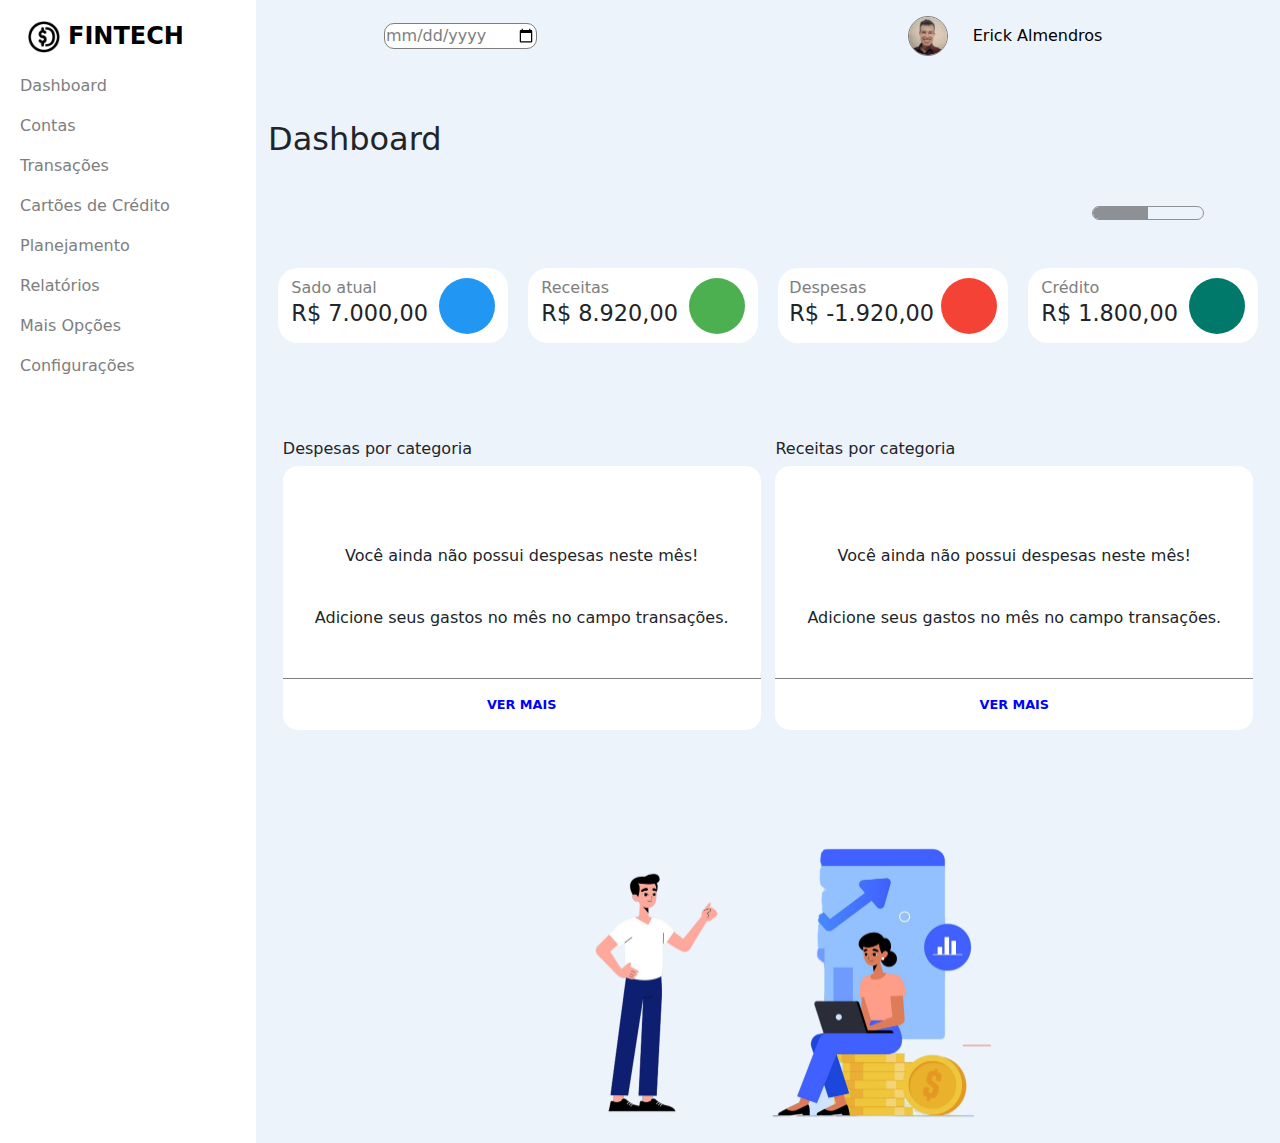
<file: index.html>
<!doctype html>
<html lang="pt-br">

<head>

  <link rel="stylesheet" href="https://cdnjs.cloudflare.com/ajax/libs/font-awesome/6.5.2/css/all.min.css"
    integrity="sha512-SnH5WK+bZxgPHs44uWIX+LLJAJ9/2PkPKZ5QiAj6Ta86w+fsb2TkcmfRyVX3pBnMFcV7oQPJkl9QevSCWr3W6A=="
    crossorigin="anonymous" referrerpolicy="no-referrer" />

  <meta charset="utf-8">
  <meta name="viewport" content="width=device-width, initial-scale=1">
  <title>Fintech - 5 Dígitos</title>

  <link rel="stylesheet" href="./assets/css/bootstrap.min.css">

  <!-- bootstrap linkado pelo cdn
  <link href="https://cdn.jsdelivr.net/npm/bootstrap@5.3.3/dist/css/bootstrap.min.css" rel="stylesheet"
    integrity="sha384-QWTKZyjpPEjISv5WaRU9OFeRpok6YctnYmDr5pNlyT2bRjXh0JMhjY6hW+ALEwIH" crossorigin="anonymous">
-->
  <link rel="stylesheet" href="./assets/css/styles.css">

</head>


<body>

  <!--MENU DE NAVEGAÇÃO-->
  <nav class="navbar navbar-expand-lg ">
    <div class="container-fluid">

      <a class="navbar-brand" href="../../index.html"> <img src="./assets/images/logo-fintech.png" alt="">FINTECH</a>
      <button class="navbar-toggler" type="button" data-bs-toggle="collapse" data-bs-target="#navbarSupportedContent"
        aria-controls="navbarSupportedContent" aria-expanded="false" aria-label="Toggle navigation">
        <span class="navbar-toggler-icon"></span>
      </button>
      <div class="collapse navbar-collapse" id="navbarSupportedContent">
        <ul class="navbar-nav me-auto mb-2 mb-lg-0">

          <li class="nav-item">
            <i class="fa-solid fa-house"></i>
            <a class="nav-link" href="../../index.html">Dashboard</a>
          </li>

          <li class="nav-item">
            <i class="fa-solid fa-building-columns"></i>
            <a class="nav-link" href="./assets/pages/2.contas.html">Contas</a>
          </li>

          <li class="nav-item">
            <i class="fa-solid fa-list"></i>
            <a class="nav-link" href="./assets/pages/3.transacoes.html">Transações</a>
          </li>

          <li class="nav-item">
            <i class="fa-regular fa-credit-card"></i>
            <a class="nav-link" href="./assets/pages/4.cartões.html">Cartões de Crédito</a>
          </li>

          <li class="nav-item">
            <i class="fa-solid fa-arrow-up-right-dots"></i>
            <a class="nav-link" href="./assets/pages/5.planejamento.html">Planejamento</a>
          </li>

          <li class="nav-item">
            <i class="fa-solid fa-pen"></i>
            <a class="nav-link" href="./assets/pages/6.relatorios.html">Relatórios</a>
          </li>

          <li class="nav-item">
            <i class="fa-solid fa-ellipsis"></i>
            <a class="nav-link" href="./assets/pages/7.maisopcoes.html">Mais Opções</a>
          </li>

          <li class="nav-item">
            <i class="fa-solid fa-gear"></i>
            <a class="nav-link" href="./assets/pages/8.configuracoes.html">Configurações</a>
          </li>

        </ul>
      </div>
    </div>
  </nav>


  <div class="container">

    <!-- HEADER -->
    <div class="header">
      <input type="date" class="calendar">

      <!--USER-->
      <div class="userinput">
        <img src="./assets/images/perfil.jpeg" class="userimage">
        <a class="user" href="#" id="user">
          Erick Almendros </a>
        <i class="fa-solid fa-chevron-down"></i>
      </div>

    </div>
    <!--Fim div header-->


    <!-- TITLE -->
    <h2 class="title"> Dashboard</h2>


    <!-- TOGGLE -->
    <div class="togle">

      <div class="btn-group" role="group" aria-label="Basic radio toggle button group">
        <input type="radio" class="btn-check" name="btnradio" id="btnradio1" autocomplete="off" checked>
        <label class="btn btn-outline-primary" for="btnradio1"> <i class="fa-solid fa-eye"></i>
        </label>

        <input type="radio" class="btn-check" name="btnradio" id="btnradio2" autocomplete="off">
        <label class="btn btn-outline-primary" for="btnradio2"><i class="fa-solid fa-eye-slash"></i></label>

      </div>
    </div>


    <!--MAIN-->
    <div class="main">

      <div class="dashboard">
        <div class="dashint">
          <p> Sado atual </p>
          <h5>R$ 7.000,00</h5>
        </div>
        <div class="atual">
          <a href="./assets/pages/2.contas.html">
            <i class="fa-solid fa-building-columns"></i> </a>
        </div>

      </div>


      <div class="dashboard">
        <div class="dashint">
          <p> Receitas </p>
          <h5>R$ 8.920,00</h5>
        </div>
        <div class="receitas">
          <a href="./assets/pages/10.receitas.html">
            <i class="fa-solid fa-arrow-up"></i> </a>
        </div>
      </div>


      <div class="dashboard">
        <div class="dashint">
          <p> Despesas </p>
          <h5>R$ -1.920,00</h5>
        </div>
        <div class="despesas">
          <a href="./assets/pages/9.despesas.html">
            <i class="fa-solid fa-arrow-down"></i> </a>
        </div>
      </div>


      <div class="dashboard">
        <div class="dashint">
          <p> Crédito </p>
          <h5>R$ 1.800,00</h5>
        </div>
        <div class="credito">
          <a href="./assets/pages/4.cartões.html">
            <i class="fa-regular fa-credit-card"></i> </a>
        </div>
      </div>

    </div>
    <!--Fim div main-->


    <!--ARTICLE-->

    <div class="article">

      <div class="bloco1">

        <div class="desp">
          <h6> Despesas por categoria </h6>
        </div>

        <div class="conteudo">
          <i class="fa-solid fa-spinner"></i>
          <h6>Você ainda não possui despesas neste mês!</h6>
          <p>Adicione seus gastos no mês no campo transações.</p>
        </div>

        <div class="vermais">
          <a href="./assets/pages/9.despesas.html"> VER MAIS</a>
        </div>

      </div>
      <!--Fim div bloco1-->


      <div class="bloco1">

        <div class="desp">
          <h6> Receitas por categoria </h6>
        </div>

        <div class="conteudo">
          <i class="fa-solid fa-spinner"></i>
          <h6>Você ainda não possui despesas neste mês!</h6>
          <p>Adicione seus gastos no mês no campo transações.</p>
        </div>

        <div class="vermais">
          <a href="./assets/pages/10.receitas.html"> VER MAIS</a>
        </div>

      </div>
      <!--Fim div bloco1-->

    </div>
    <!--Fim div article-->

    <div class="footer">

      <img src="./assets/images/analise-ilustrada-do-mercado-de-acoes.png"
        alt="Imagem ilustrando um site em construção">

    </div>

  </div>
  <!--Fim Container-->

  <script src="./assets/js/bootstrap.bundle.min.js"> </script>

  <!-- bootstrap linkado pelo cdn
  <script src="https://cdn.jsdelivr.net/npm/bootstrap@5.3.3/dist/js/bootstrap.bundle.min.js"
  integrity="sha384-YvpcrYf0tY3lHB60NNkmXc5s9fDVZLESaAA55NDzOxhy9GkcIdslK1eN7N6jIeHz"
  crossorigin="anonymous"></script>
  -->

</body>

</html>
</file>
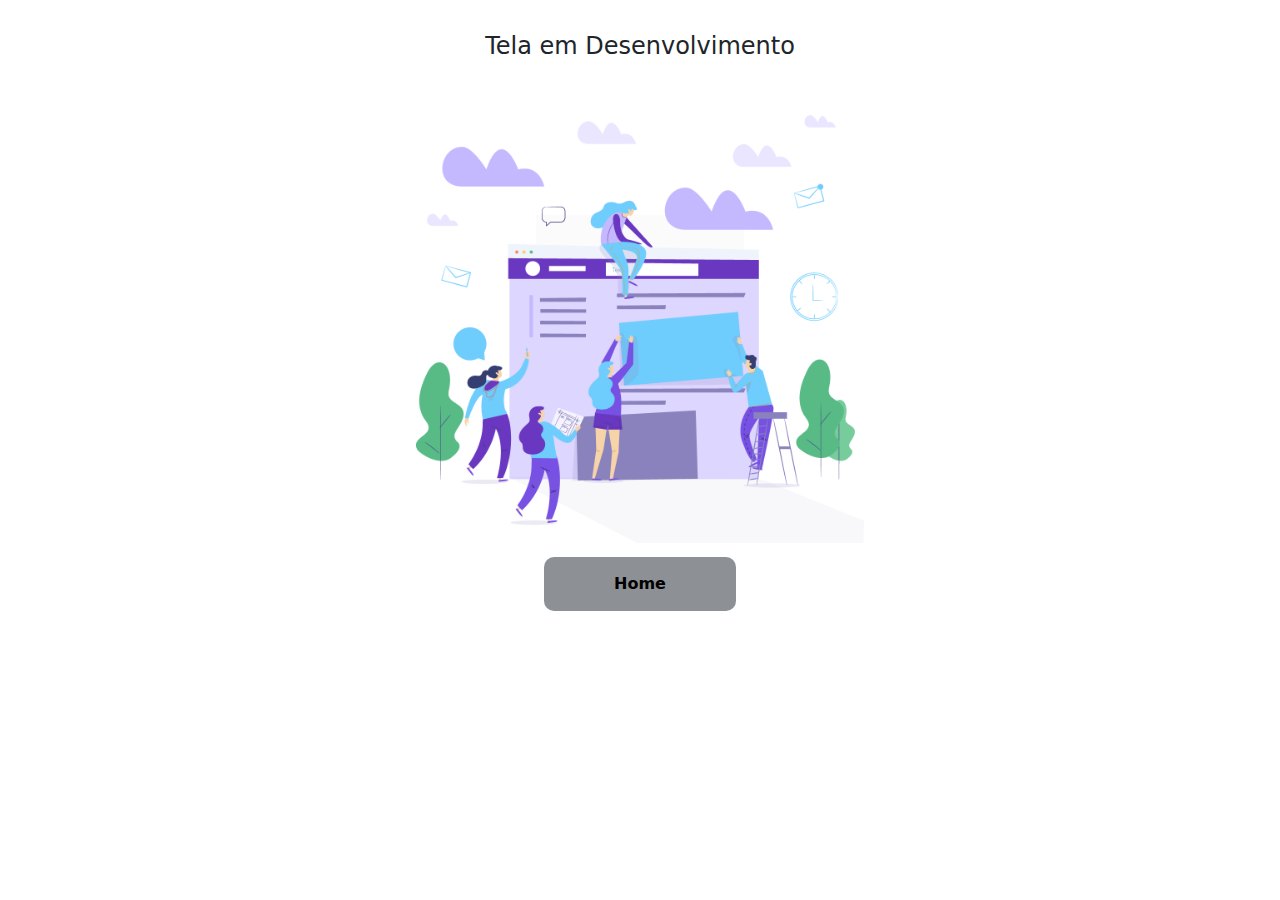
<file: assets/pages/10.receitas.html>
<!doctype html>
<html lang="pt-br">

</head>

<link rel="stylesheet" href="https://cdnjs.cloudflare.com/ajax/libs/font-awesome/6.5.2/css/all.min.css"
    integrity="sha512-SnH5WK+bZxgPHs44uWIX+LLJAJ9/2PkPKZ5QiAj6Ta86w+fsb2TkcmfRyVX3pBnMFcV7oQPJkl9QevSCWr3W6A=="
    crossorigin="anonymous" referrerpolicy="no-referrer" />

<meta charset="utf-8">
<meta name="viewport" content="width=device-width, initial-scale=1">
<title>Receitas</title>
<link href="https://cdn.jsdelivr.net/npm/bootstrap@5.3.3/dist/css/bootstrap.min.css" rel="stylesheet"
    integrity="sha384-QWTKZyjpPEjISv5WaRU9OFeRpok6YctnYmDr5pNlyT2bRjXh0JMhjY6hW+ALEwIH" crossorigin="anonymous">

<link rel="stylesheet" href="../css/styles.css">

</head>


<body>

    <div class="construction">
        <h4> Tela em Desenvolvimento</h4>
        <img src="../images/site em constução.png" alt="Imagem ilustrando um site em construção">

        <a href="../../index.html"> Home </a>
    </div>

</body>

</html>
</file>
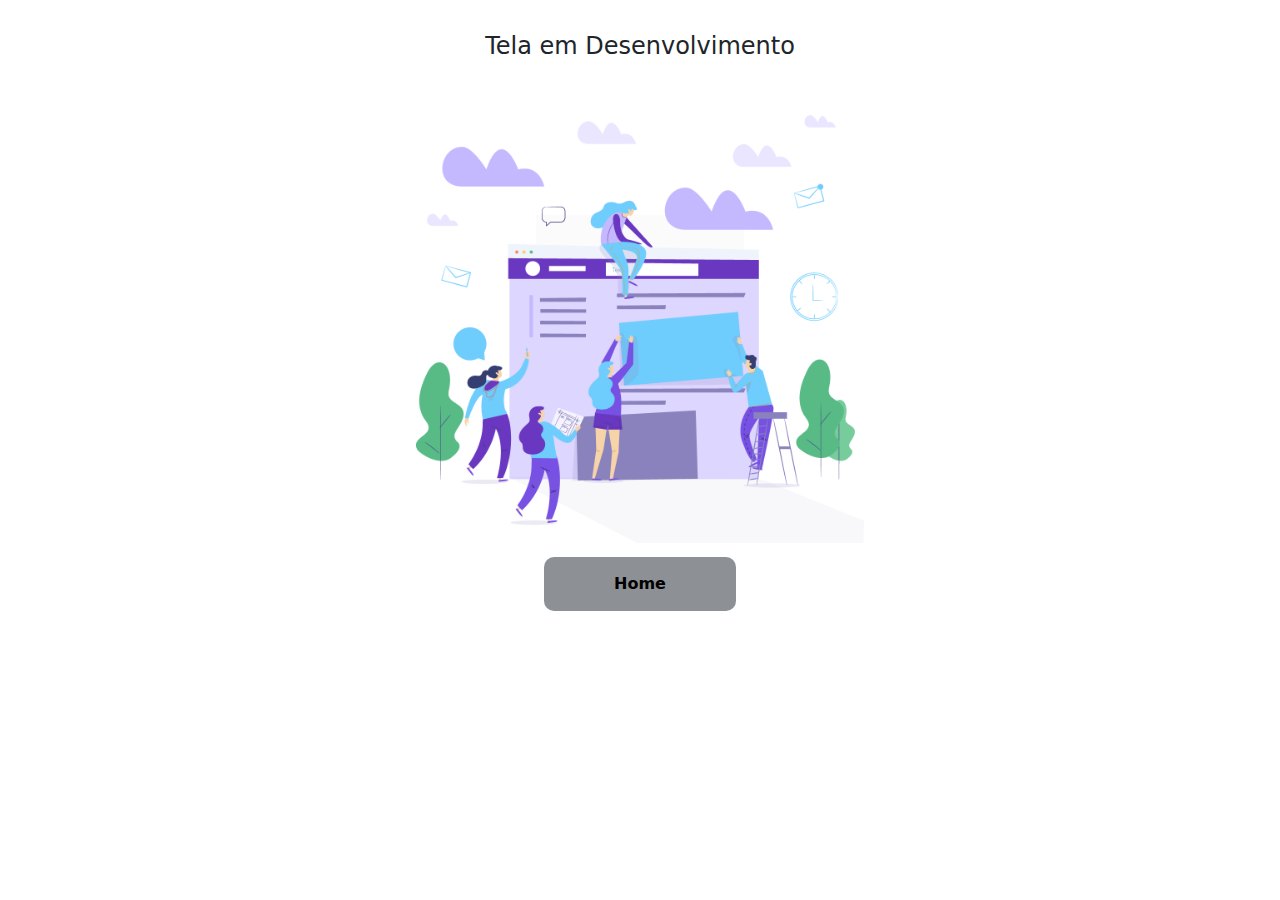
<file: assets/pages/2.contas.html>
<!doctype html>
<html lang="pt-br">

</head>

<link rel="stylesheet" href="https://cdnjs.cloudflare.com/ajax/libs/font-awesome/6.5.2/css/all.min.css"
    integrity="sha512-SnH5WK+bZxgPHs44uWIX+LLJAJ9/2PkPKZ5QiAj6Ta86w+fsb2TkcmfRyVX3pBnMFcV7oQPJkl9QevSCWr3W6A=="
    crossorigin="anonymous" referrerpolicy="no-referrer" />

<meta charset="utf-8">
<meta name="viewport" content="width=device-width, initial-scale=1">
<title>Contas</title>
<link href="https://cdn.jsdelivr.net/npm/bootstrap@5.3.3/dist/css/bootstrap.min.css" rel="stylesheet"
    integrity="sha384-QWTKZyjpPEjISv5WaRU9OFeRpok6YctnYmDr5pNlyT2bRjXh0JMhjY6hW+ALEwIH" crossorigin="anonymous">

<link rel="stylesheet" href="../css/styles.css">

</head>


<body>

    <div class="construction">
        <h4> Tela em Desenvolvimento</h4>
        <img src="../images/site em constução.png" alt="Imagem ilustrando um site em construção">

        <a href="../../index.html"> Home </a>
    </div>

</body>

</html>
</file>
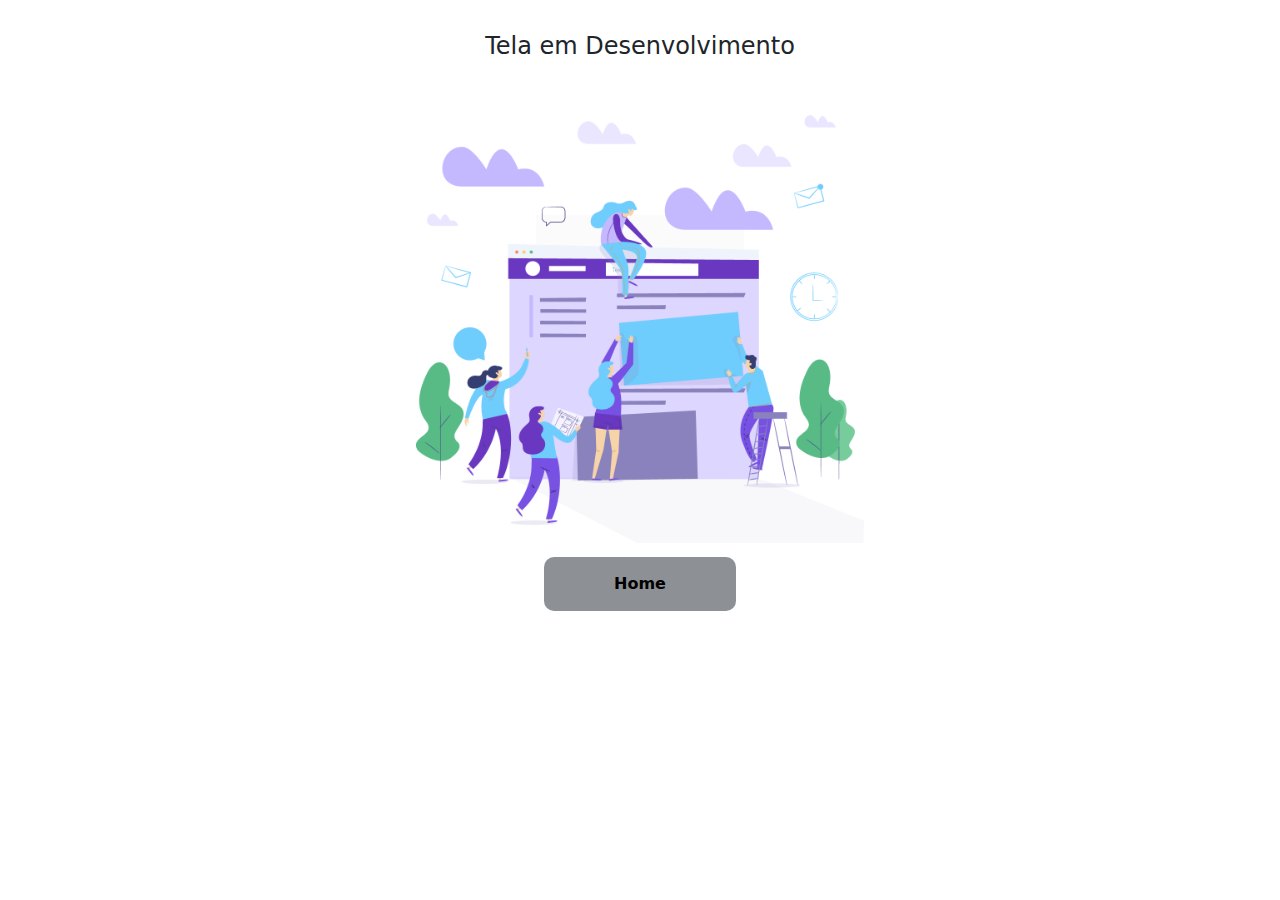
<file: assets/pages/3.transacoes.html>
<!doctype html>
<html lang="pt-br">

</head>

<link rel="stylesheet" href="https://cdnjs.cloudflare.com/ajax/libs/font-awesome/6.5.2/css/all.min.css"
    integrity="sha512-SnH5WK+bZxgPHs44uWIX+LLJAJ9/2PkPKZ5QiAj6Ta86w+fsb2TkcmfRyVX3pBnMFcV7oQPJkl9QevSCWr3W6A=="
    crossorigin="anonymous" referrerpolicy="no-referrer" />

<meta charset="utf-8">
<meta name="viewport" content="width=device-width, initial-scale=1">
<title>Transações</title>
<link href="https://cdn.jsdelivr.net/npm/bootstrap@5.3.3/dist/css/bootstrap.min.css" rel="stylesheet"
    integrity="sha384-QWTKZyjpPEjISv5WaRU9OFeRpok6YctnYmDr5pNlyT2bRjXh0JMhjY6hW+ALEwIH" crossorigin="anonymous">

<link rel="stylesheet" href="../css/styles.css">

</head>


<body>

    <div class="construction">
        <h4> Tela em Desenvolvimento</h4>
        <img src="../images/site em constução.png" alt="Imagem ilustrando um site em construção">

        <a href="../../index.html"> Home </a>
    </div>

</body>

</html>
</file>
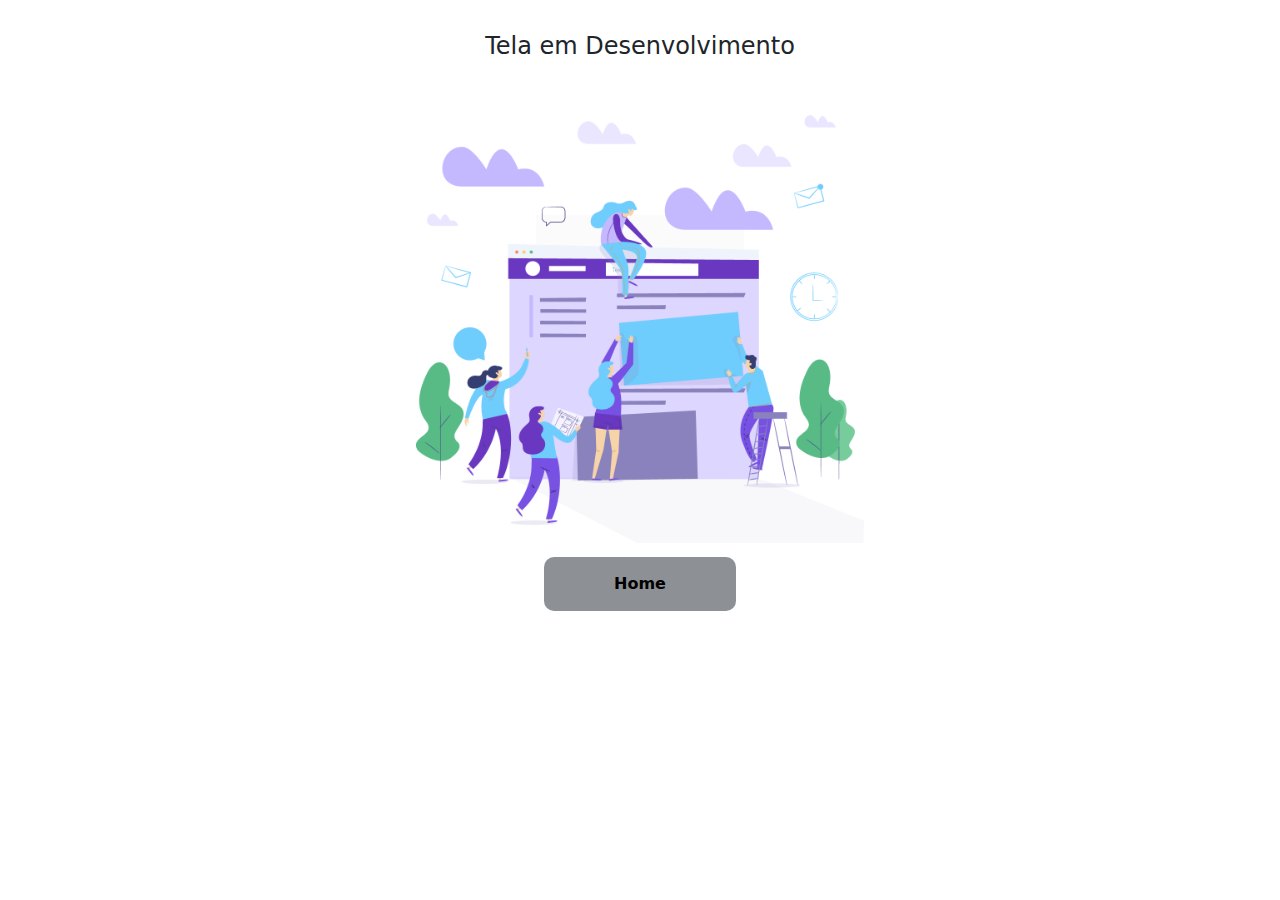
<file: assets/pages/4.cartões.html>
<!doctype html>
<html lang="pt-br">

</head>

<link rel="stylesheet" href="https://cdnjs.cloudflare.com/ajax/libs/font-awesome/6.5.2/css/all.min.css"
    integrity="sha512-SnH5WK+bZxgPHs44uWIX+LLJAJ9/2PkPKZ5QiAj6Ta86w+fsb2TkcmfRyVX3pBnMFcV7oQPJkl9QevSCWr3W6A=="
    crossorigin="anonymous" referrerpolicy="no-referrer" />

<meta charset="utf-8">
<meta name="viewport" content="width=device-width, initial-scale=1">
<title>Cartões de Crédito</title>
<link href="https://cdn.jsdelivr.net/npm/bootstrap@5.3.3/dist/css/bootstrap.min.css" rel="stylesheet"
    integrity="sha384-QWTKZyjpPEjISv5WaRU9OFeRpok6YctnYmDr5pNlyT2bRjXh0JMhjY6hW+ALEwIH" crossorigin="anonymous">

<link rel="stylesheet" href="../css/styles.css">

</head>


<body>

    <div class="construction">
        <h4> Tela em Desenvolvimento</h4>
        <img src="../images/site em constução.png" alt="Imagem ilustrando um site em construção">

        <a href="../../index.html"> Home </a>
    </div>

</body>

</html>
</file>
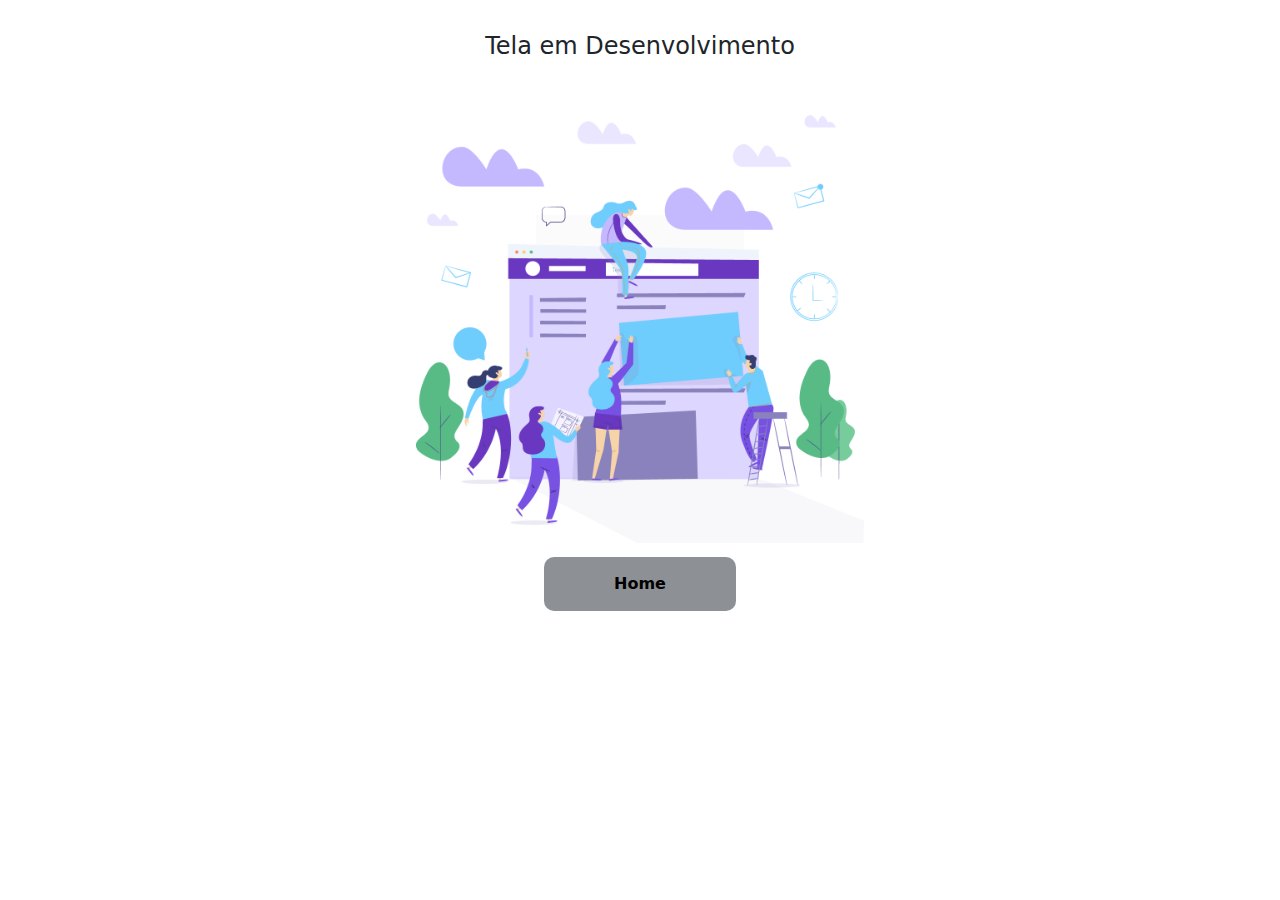
<file: assets/pages/5.planejamento.html>
<!doctype html>
<html lang="pt-br">

</head>

<link rel="stylesheet" href="https://cdnjs.cloudflare.com/ajax/libs/font-awesome/6.5.2/css/all.min.css"
    integrity="sha512-SnH5WK+bZxgPHs44uWIX+LLJAJ9/2PkPKZ5QiAj6Ta86w+fsb2TkcmfRyVX3pBnMFcV7oQPJkl9QevSCWr3W6A=="
    crossorigin="anonymous" referrerpolicy="no-referrer" />

<meta charset="utf-8">
<meta name="viewport" content="width=device-width, initial-scale=1">
<title>Planejamento</title>
<link href="https://cdn.jsdelivr.net/npm/bootstrap@5.3.3/dist/css/bootstrap.min.css" rel="stylesheet"
    integrity="sha384-QWTKZyjpPEjISv5WaRU9OFeRpok6YctnYmDr5pNlyT2bRjXh0JMhjY6hW+ALEwIH" crossorigin="anonymous">

<link rel="stylesheet" href="../css/styles.css">

</head>


<body>

    <div class="construction">
        <h4> Tela em Desenvolvimento</h4>
        <img src="../images/site em constução.png" alt="Imagem ilustrando um site em construção">

        <a href="../../index.html"> Home </a>
    </div>

</body>

</html>
</file>
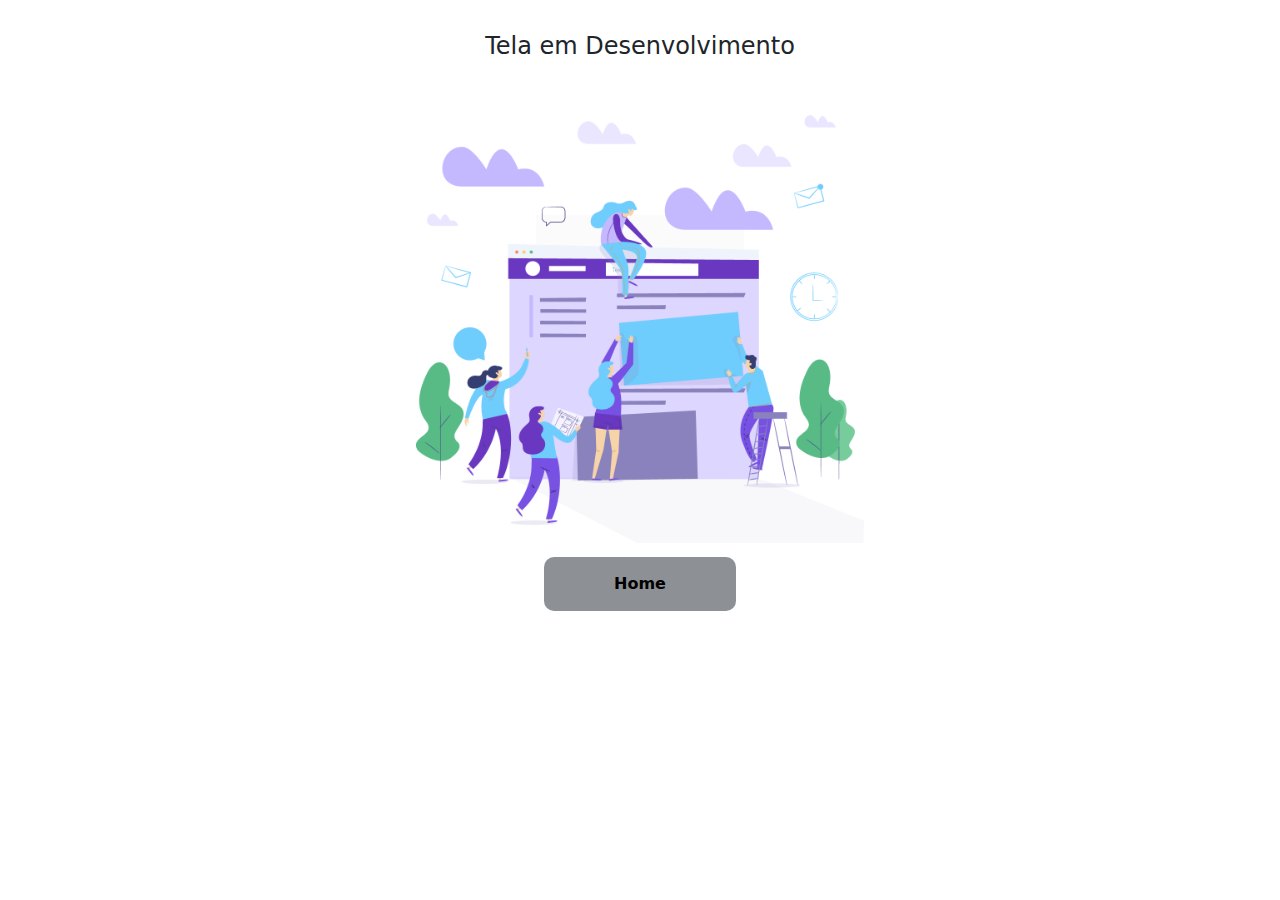
<file: assets/pages/6.relatorios.html>
<!doctype html>
<html lang="pt-br">

</head>

<link rel="stylesheet" href="https://cdnjs.cloudflare.com/ajax/libs/font-awesome/6.5.2/css/all.min.css"
    integrity="sha512-SnH5WK+bZxgPHs44uWIX+LLJAJ9/2PkPKZ5QiAj6Ta86w+fsb2TkcmfRyVX3pBnMFcV7oQPJkl9QevSCWr3W6A=="
    crossorigin="anonymous" referrerpolicy="no-referrer" />

<meta charset="utf-8">
<meta name="viewport" content="width=device-width, initial-scale=1">
<title>Relatórios</title>
<link href="https://cdn.jsdelivr.net/npm/bootstrap@5.3.3/dist/css/bootstrap.min.css" rel="stylesheet"
    integrity="sha384-QWTKZyjpPEjISv5WaRU9OFeRpok6YctnYmDr5pNlyT2bRjXh0JMhjY6hW+ALEwIH" crossorigin="anonymous">

<link rel="stylesheet" href="../css/styles.css">

</head>


<body>

    <div class="construction">
        <h4> Tela em Desenvolvimento</h4>
        <img src="../images/site em constução.png" alt="Imagem ilustrando um site em construção">

        <a href="../../index.html"> Home </a>
    </div>

</body>

</html>
</file>
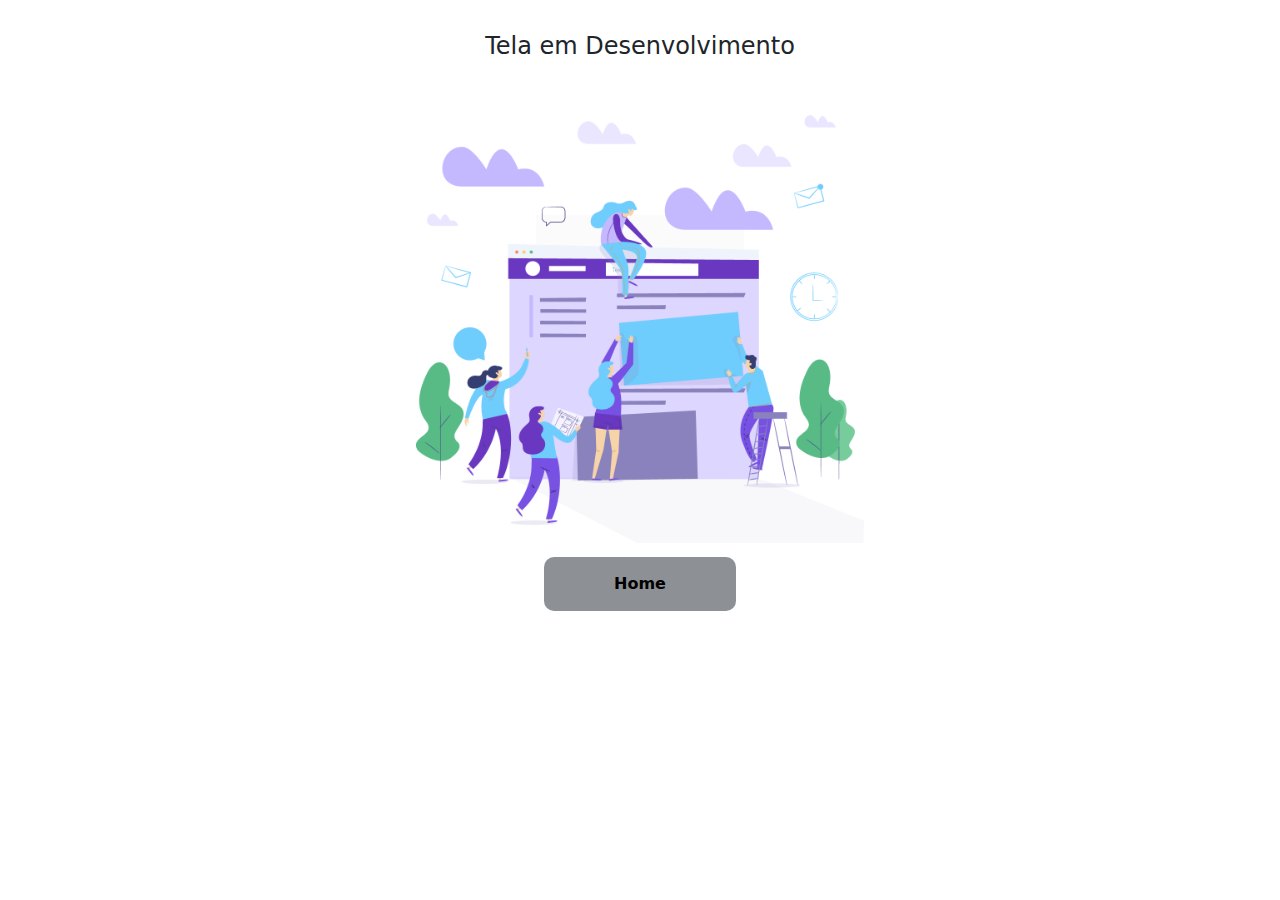
<file: assets/pages/7.maisopcoes.html>
<!doctype html>
<html lang="pt-br">

</head>

<link rel="stylesheet" href="https://cdnjs.cloudflare.com/ajax/libs/font-awesome/6.5.2/css/all.min.css"
    integrity="sha512-SnH5WK+bZxgPHs44uWIX+LLJAJ9/2PkPKZ5QiAj6Ta86w+fsb2TkcmfRyVX3pBnMFcV7oQPJkl9QevSCWr3W6A=="
    crossorigin="anonymous" referrerpolicy="no-referrer" />

<meta charset="utf-8">
<meta name="viewport" content="width=device-width, initial-scale=1">
<title>Mais Opções</title>
<link href="https://cdn.jsdelivr.net/npm/bootstrap@5.3.3/dist/css/bootstrap.min.css" rel="stylesheet"
    integrity="sha384-QWTKZyjpPEjISv5WaRU9OFeRpok6YctnYmDr5pNlyT2bRjXh0JMhjY6hW+ALEwIH" crossorigin="anonymous">

<link rel="stylesheet" href="../css/styles.css">

</head>


<body>

    <div class="construction">
        <h4> Tela em Desenvolvimento</h4>
        <img src="../images/site em constução.png" alt="Imagem ilustrando um site em construção">

        <a href="../../index.html"> Home </a>
    </div>

</body>

</html>
</file>
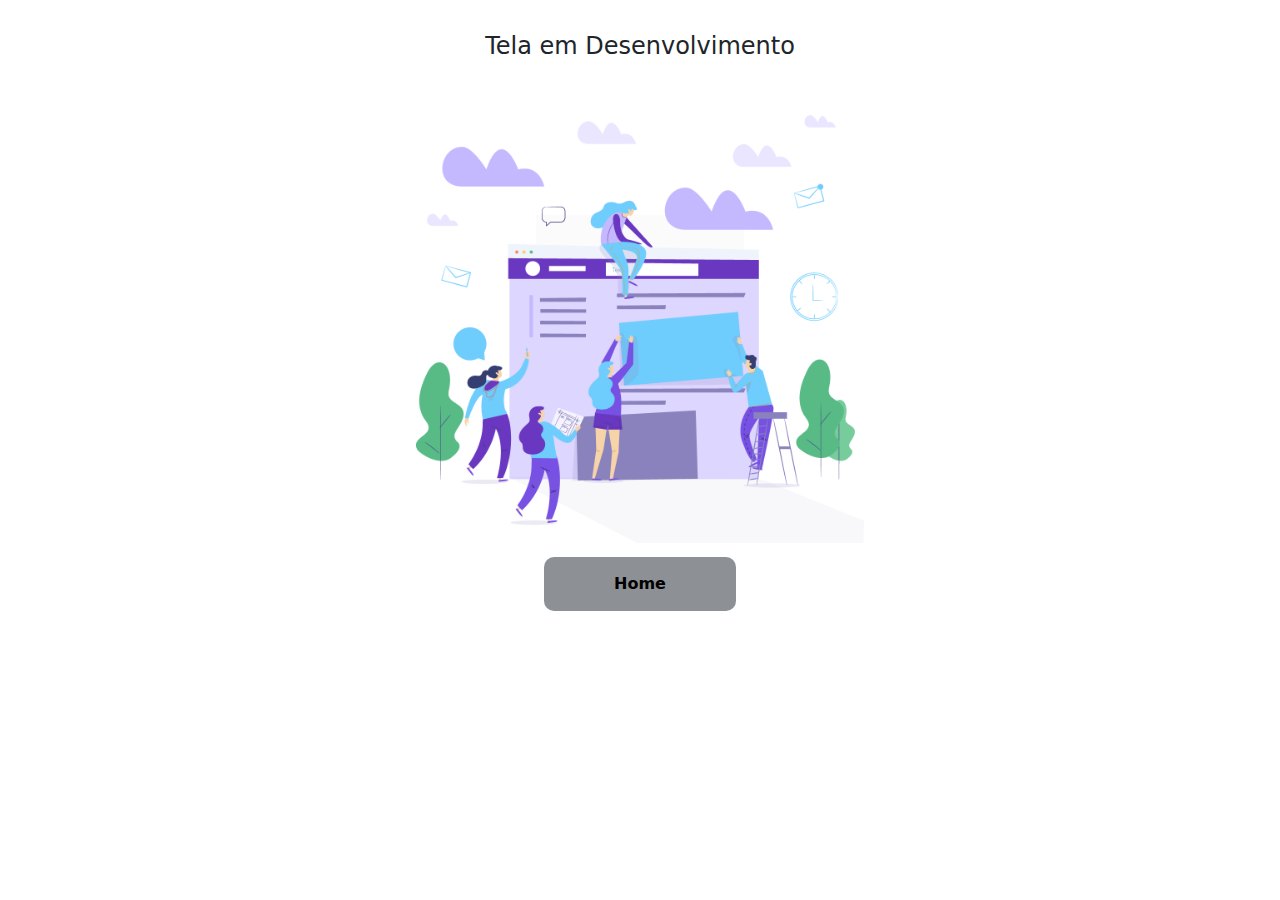
<file: assets/pages/8.configuracoes.html>
<!doctype html>
<html lang="pt-br">

</head>

<link rel="stylesheet" href="https://cdnjs.cloudflare.com/ajax/libs/font-awesome/6.5.2/css/all.min.css"
    integrity="sha512-SnH5WK+bZxgPHs44uWIX+LLJAJ9/2PkPKZ5QiAj6Ta86w+fsb2TkcmfRyVX3pBnMFcV7oQPJkl9QevSCWr3W6A=="
    crossorigin="anonymous" referrerpolicy="no-referrer" />

<meta charset="utf-8">
<meta name="viewport" content="width=device-width, initial-scale=1">
<title>Configurações</title>
<link href="https://cdn.jsdelivr.net/npm/bootstrap@5.3.3/dist/css/bootstrap.min.css" rel="stylesheet"
    integrity="sha384-QWTKZyjpPEjISv5WaRU9OFeRpok6YctnYmDr5pNlyT2bRjXh0JMhjY6hW+ALEwIH" crossorigin="anonymous">

<link rel="stylesheet" href="../css/styles.css">

</head>


<body>

    <div class="construction">
        <h4> Tela em Desenvolvimento</h4>
        <img src="../images/site em constução.png" alt="Imagem ilustrando um site em construção">

        <a href="../../index.html"> Home </a>
    </div>

</body>

</html>
</file>
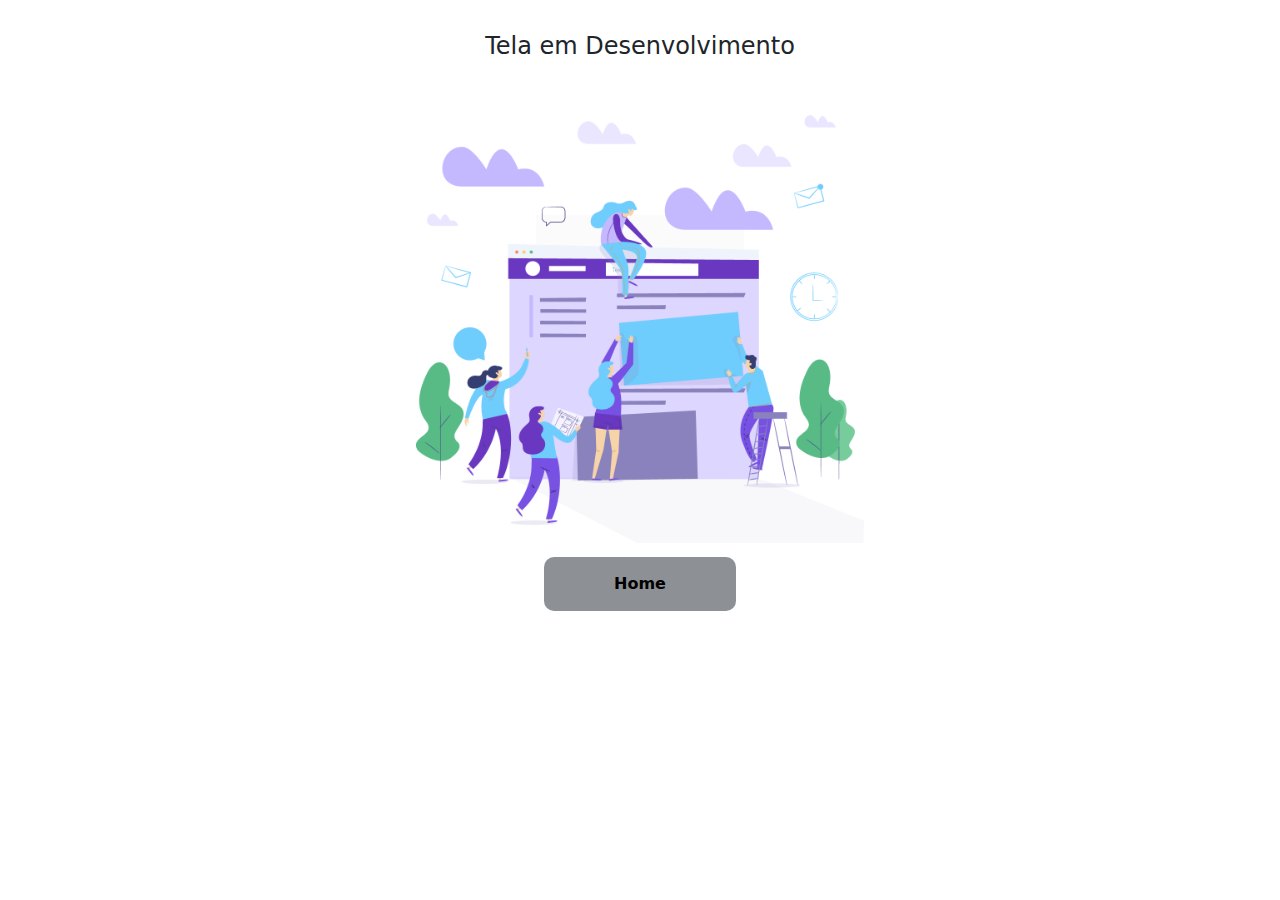
<file: assets/pages/9.despesas.html>
<!doctype html>
<html lang="pt-br">

</head>

<link rel="stylesheet" href="https://cdnjs.cloudflare.com/ajax/libs/font-awesome/6.5.2/css/all.min.css"
    integrity="sha512-SnH5WK+bZxgPHs44uWIX+LLJAJ9/2PkPKZ5QiAj6Ta86w+fsb2TkcmfRyVX3pBnMFcV7oQPJkl9QevSCWr3W6A=="
    crossorigin="anonymous" referrerpolicy="no-referrer" />

<meta charset="utf-8">
<meta name="viewport" content="width=device-width, initial-scale=1">
<title>Despesas</title>
<link href="https://cdn.jsdelivr.net/npm/bootstrap@5.3.3/dist/css/bootstrap.min.css" rel="stylesheet"
    integrity="sha384-QWTKZyjpPEjISv5WaRU9OFeRpok6YctnYmDr5pNlyT2bRjXh0JMhjY6hW+ALEwIH" crossorigin="anonymous">

<link rel="stylesheet" href="../css/styles.css">

</head>


<body>

    <div class="construction">
        <h4> Tela em Desenvolvimento</h4>
        <img src="../images/site em constução.png" alt="Imagem ilustrando um site em construção">

        <a href="../../index.html"> Home </a>
    </div>

</body>

</html>
</file>
<file: assets/css/styles.css>
/*CONFIGURAÕES GERAIS*/

:root {
    font-size: 16px;
    --bg-color: #ffffff;
    --cz1-color: #7e7e7e;
    --cz2-color: #8d9094;
}


/*CONFIGURAÕES MENU NAVEGAÇÃO*/

.navbar-brand img {
    height: 2rem;
    width: 2rem;
    margin: .5rem;
}

.navbar {
    position: fixed;
    background-color: var(--bg-color);    
}

.nav-link {
    color: var(--cz1-color);
}

.nav-item {
    display: flex;
    align-items: center;    
}

/*CONFIGURAÕES CONTAINER*/

.container {
    width: 80%;
   
    text-align: justify;
    background-color: #edf3fb;
    margin-left: 20%;
}

.header {
    margin: auto;
    padding: 1rem;
    width: 80%;
    height: 15%;
    display: flex;
    align-items: center;
    justify-content: space-between;
}

/*CONFIGURAÕES CALENDÁRIO*/

.calendar {
    border-radius: 10px;
    border: solid 1px var(--cz1-color);
    color: var(--cz1-color);    
}

/*CONFIGURAÕES USUÁRIOS*/

.userinput {    
    width: 35%;
    display: flex;
    align-items: center;
    justify-content: space-evenly;
    font-size: 1rem;
}

.userinput:hover {
    background-color: #e4e9f1;
    transition: .5s;
    border-radius: 20px;
}

.user {   
    text-decoration: none;
    color: #000000;
}

.userimage {
    width: 2.5rem;
    height: 2.5rem;
    border-radius: 50%;
    border: solid .1px var(--cz1-color);
}



/*CONFIGURAÕES TÍTULO*/

.title {
    font-size: 2rem;
    margin-bottom: 3rem;
    margin-top: 3rem;
}

/*CONFIGURAÕES TOG*/

.togle {
    display: flex;
    align-items: center;
    justify-content: end;
    margin-right: 4rem;
}

.btn-group {
    width: 12%;
    border: solid 1px var(--cz2-color);
    border-radius: .8rem;
    margin-bottom: 3rem;   
}

.btn-outline-primary {
    border: none;
}

.btn-check:checked+.btn, .btn.active, .btn.show, .btn:first-child:active, :not(.btn-check)+.btn:active {
    color: #39393a;
    background-color: var(--cz2-color);
}


/* PAGES CONFIG */

.construction {
    display: flex;
    flex-direction: column;
    align-items: center;
}

.construction img {
    width: 35%;
}

.construction a {
    width: 15%;
    height: 6vh;
    background-color: var(--cz2-color); 
    display: flex;
    justify-content: center;
    align-items: center;   
    text-decoration: none;
    color: #000000;   
    border-radius: 10px;
    font-size: 1rem;
    font-weight: 600;
}


h4 {
    text-align: center;
    padding: 2rem;    
}

.btn-check+.btn:hover {
    color: #39393a;
    background-color: var(--cz2-color);
    border-color: #39393a;
}

.btn-outline-primary {
    --bs-btn-color: var(--cz1-color);
}


.main{
    display: flex;
    align-items: center;
    justify-content: space-around;
    margin-bottom: 4rem;
}

.dashboard {
    background-color: var(--bg-color);
    width: 23%;
    border-radius: 20px;
    display: flex;
    align-items: center;
    justify-content: space-around;
    padding: .5rem;
    font-size: 1rem;    
}

.saldoatual {
    width: 60%;
    display: flex;
    flex-direction: column;
    align-items: center;     
}

.dashint p {    
    color: var(--cz1-color);
    margin: 0px 0px 0px;
    font-size: 1rem;
}

.dashint h5 {    
    font-size: 1.4rem;
}


.dashboard i {
    font-size: 1.3rem;
    width: 3.5rem;
    height:3.5rem;
    color: var(--bg-color);
    display: flex;
    align-items: center;
    justify-content: center;
}   

.atual {    
    border-radius:50% ;
    background-color:#2196f3;    
}

.atual a {    
    text-decoration: none;    
}

.receitas {    
    border-radius:50% ;
    background-color:#4caf50;    
}

.receitas a {    
    text-decoration: none;    
}

.despesas {    
    border-radius:50% ;
    background-color:#f44336;    
}

.despesas a {    
    text-decoration: none;   
}

.credito {    
    border-radius:50% ;
    background-color:#00796b;    
}

.credito a {    
    text-decoration: none;    
}

.article {
    width: 100%;
    display: flex;
    align-items: center;
    justify-content: space-evenly;
    margin-bottom: 5rem;
  }

.desp {
    width: 100%;
    margin-top: 2rem;
    text-align: start;
    font-size: 1.2rem;
}

.conteudo {
    width: 100%;
    display: flex;
    flex-direction: column;
    
    align-items: center;
    padding: 1rem;
    background-color: var(--bg-color);
    border-radius: 15px 15px 0px 0px;
}

.conteudo i {
    margin-bottom: 1rem;
    font-size: 1.5rem;
    padding: 1rem;
}

.conteudo h6 {
    padding: 1rem;
}

.conteudo p {
    padding: 1rem;
}


.vermais {
    width: 100%;
    display: flex;
    flex-direction: column;
    align-items:center;
    
    border-top: solid 1px var(--cz1-color);
    background-color: var(--bg-color);
    border-radius: 0px 0px 15px 15px;
    padding: 1rem;
}

.vermais a{
    border: none;
    color: #0000ff;
    font-weight: 600;
    background: transparent;
    text-decoration: none;
}

.footer {
    width: 100%;
    display: flex;
    align-items: center;        
}

.footer img {
    width: 50%;
    margin: auto;
}


   
    
@media (max-width: 1150px) {

    .togle{
    transform: scale(.8);
    }

    .title {
        font-size: 1.5rem;
    }

    .dashboard {       
        width: 20%;            
    }
        
    .dashint p {    
        font-size: 1rem;
    }
    
    .dashint h5 {    
        font-size: .9rem;
    }    
    
    .dashboard i {
        font-size: 1rem;
        width: 2rem;
        height:2rem;
    } 

    .article {
        width: 100%;       
    }

    .bloco1 {
        width: 100%; 
        display: flex;
        flex-direction: column;
        align-items: center;       
    }

    .desp {
        width: 90%;
    }

    .conteudo {
        width: 90%;       
    }

    .conteudo i {
        margin-bottom: 1rem;
        font-size: 1.5rem;
        padding: 1rem;
    }
    
    .conteudo h6 {
        padding: 1rem;
    }
    
    .conteudo p {
        padding: 1rem;
    }

    .vermais {
        width: 90%;        
    }   
}



@media screen and (min-width: 992px) {

   .navbar  .container-fluid, .navbar-expand-lg .navbar-collapse, .navbar-expand-lg .navbar-nav   {
    flex-direction: column;
    align-items: start;
    }
    
    .navbar {
    width: 20%;        
    align-items: start;
    }

    .navbar-brand {
    margin-left: .5rem;
    font-size: 1.5rem;
    font-weight: bold;        
    }
}


    
@media screen and (max-width: 992px) {

    .navbar-brand {
    display:none;
    }

    .user {   
    font-size: .8rem;
    }

    .btn-group{
    transform: scale(.8);
    }
}



@media screen and (max-width: 900px) {

    .construction a {
    font-size: .8rem;} 
    }

    .desp h6 {
        font-size: 1rem;
    }

    .vermais {
        font-size: .8rem;
    }



@media (max-width: 830px) {

    .header {
    justify-content: space-between;
    }

    .togle{
    transform: scale(.5);
    }

    .article {
    flex-direction: column;              
    }

    .main {
    flex-direction: column;
    width: 100%;              
    }

    .dashboard {
    width: 80%;
    margin: .5rem .5rem;              
    }

    .togle {
    display: none;
    }

    .user {   
    display: none;
    }

    .article {
    width: 100%;        
    }

    .bloco1 {
    width: 100%;        
    }

    .desp {
    width: 100%;
    }

    .conteudo {
    width: 100%;
    margin:auto;       
    }

    .vermais {
    width: 100%;        
    }

    .construction a {
    font-size: .6rem;} 
}



    @media (max-width: 520px) {

    .construction h4 {
    font-size: 1rem;} 
    }



    @media (max-width: 450px) {

    .calendar {
    transform: scale(.7);}
    }
</file>
